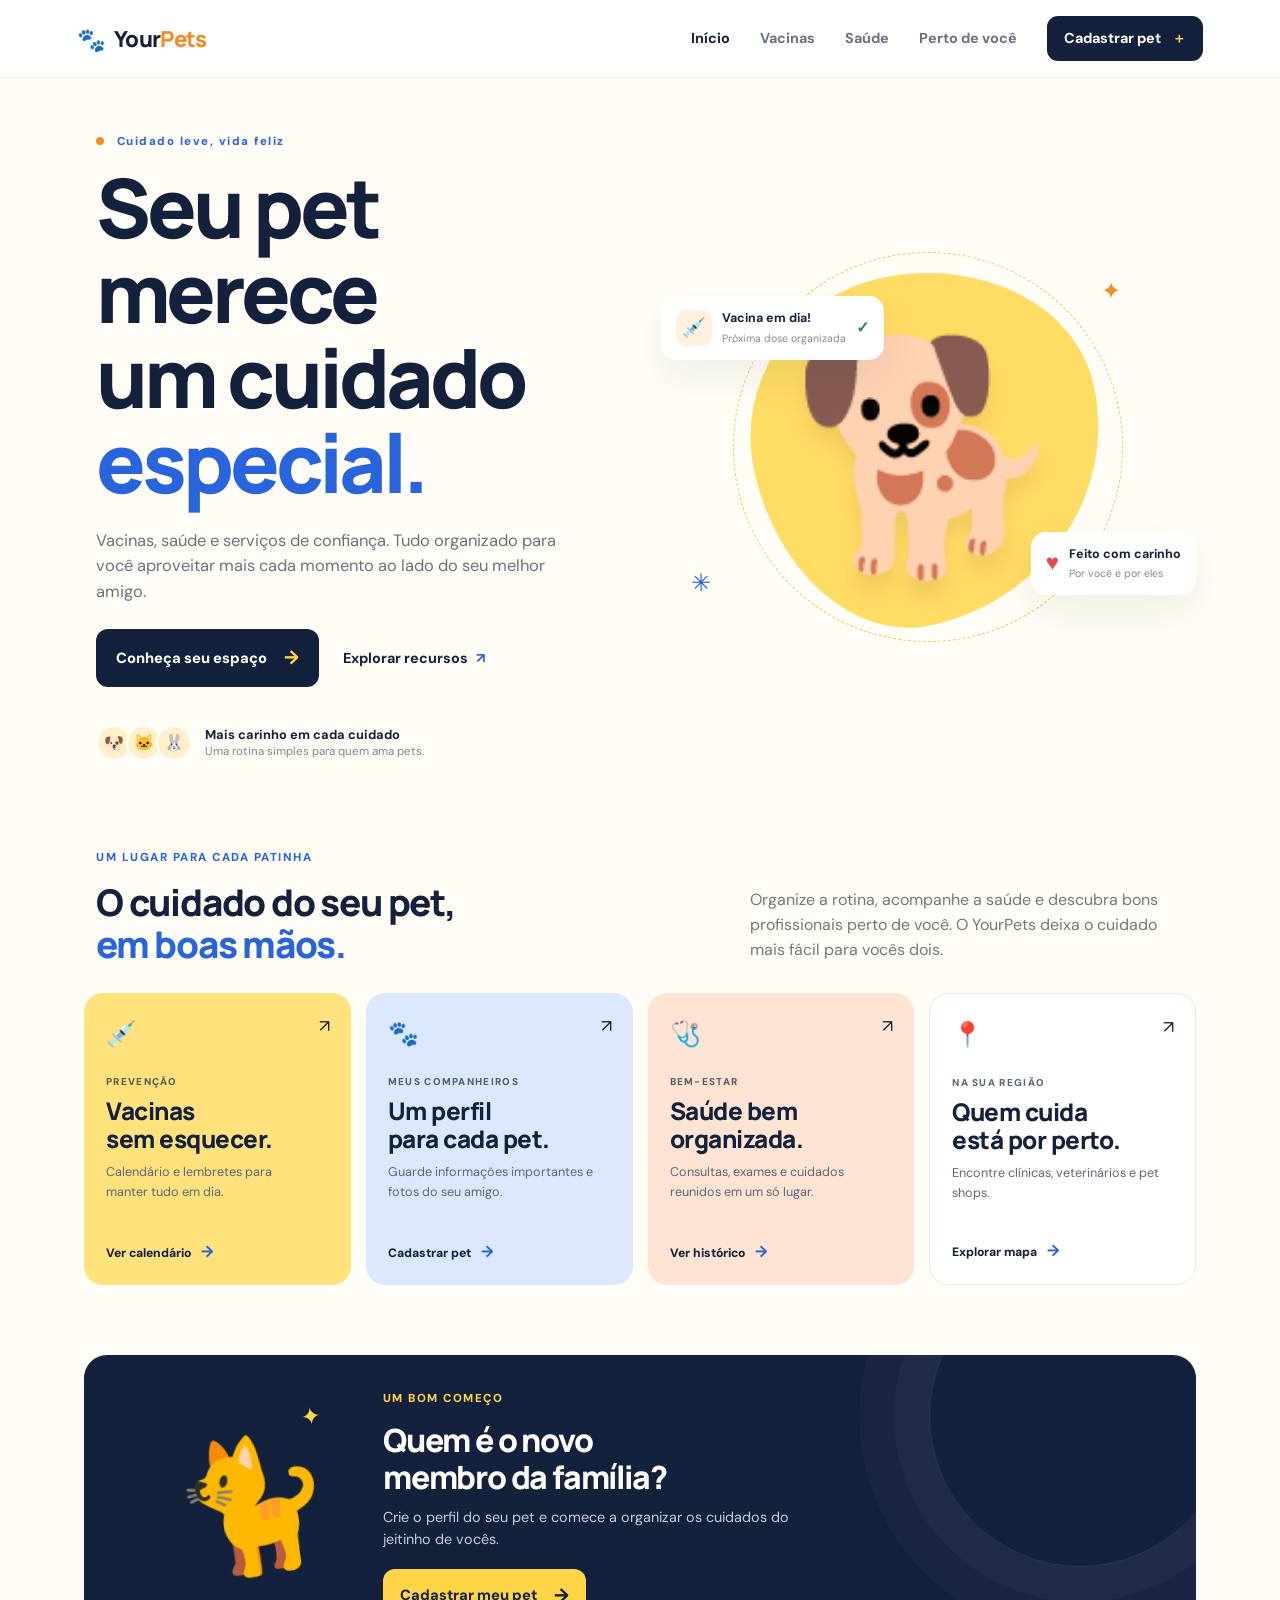
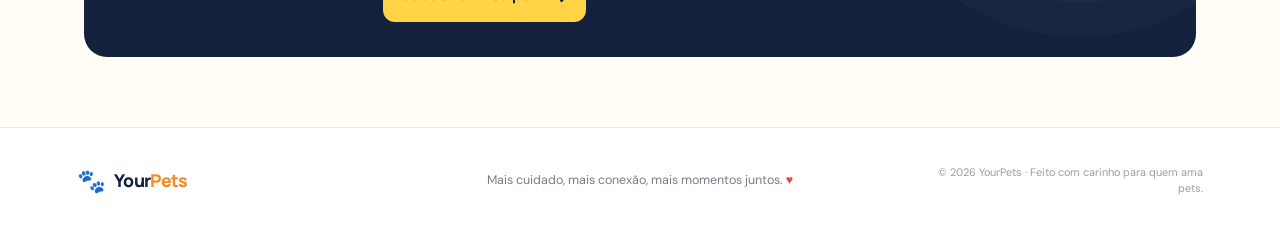
<file: index.html>
<!DOCTYPE html>
<html lang="pt-BR">
<head>
  <meta charset="UTF-8"><meta name="viewport" content="width=device-width, initial-scale=1.0">
  <meta name="theme-color" content="#14213d"><title>YourPets | Cuidado que conecta</title>
  <link rel="stylesheet" href="style.css">
</head>
<body>
  <header class="site-header"><a class="brand" href="home.html"><span class="brand-mark">🐾</span>Your<span>Pets</span></a><button class="menu-toggle" aria-label="Abrir menu" aria-expanded="false">☰</button><nav class="nav"><a class="active" href="home.html">Início</a><a href="vacinas.html">Vacinas</a><a href="saude.html">Saúde</a><a href="encontrar.html">Perto de você</a><a class="nav-cta" href="cadastro.html">Cadastrar pet <span>＋</span></a></nav></header>
  <main>
    <section class="hero">
      <div class="hero-copy"><div class="eyebrow"><span class="eyebrow-dot"></span> Cuidado leve, vida feliz</div><h1>Seu pet merece<br>um cuidado <em>especial.</em></h1><p>Vacinas, saúde e serviços de confiança. Tudo organizado para você aproveitar mais cada momento ao lado do seu melhor amigo.</p><div class="hero-actions"><a class="button button-dark" href="cadastro.html">Conheça seu espaço <span>→</span></a><a class="text-link" href="saude.html">Explorar recursos <span>↗</span></a></div><div class="hero-proof"><div class="avatar-stack"><span>🐶</span><span>🐱</span><span>🐰</span></div><p><strong>Mais carinho em cada cuidado</strong><br>Uma rotina simples para quem ama pets.</p></div></div>
      <div class="hero-art"><div class="sun-shape"></div><div class="hero-blob"></div><div class="pet-photo" aria-label="Ilustração de cachorro feliz">🐕</div><div class="floating-card vaccine-float"><span class="float-icon orange">💉</span><span><strong>Vacina em dia!</strong><small>Próxima dose organizada</small></span><span class="check">✓</span></div><div class="floating-card love-float"><span class="heart">♥</span><span><strong>Feito com carinho</strong><small>Por você e por eles</small></span></div><span class="spark spark-one">✦</span><span class="spark spark-two">✳</span></div>
    </section>
    <section class="welcome-row"><div><p class="eyebrow">UM LUGAR PARA CADA PATINHA</p><h2>O cuidado do seu pet,<br><span>em boas mãos.</span></h2></div><p class="welcome-text">Organize a rotina, acompanhe a saúde e descubra bons profissionais perto de você. O YourPets deixa o cuidado mais fácil para vocês dois.</p></section>
    <section class="feature-grid">
      <a class="feature-card card-yellow" href="vacinas.html"><span class="feature-icon">💉</span><span class="feature-arrow">↗</span><p class="card-kicker">PREVENÇÃO</p><h3>Vacinas<br>sem esquecer.</h3><p>Calendário e lembretes para manter tudo em dia.</p><span class="card-link">Ver calendário <b>→</b></span></a>
      <a class="feature-card card-blue" href="cadastro.html"><span class="feature-icon">🐾</span><span class="feature-arrow">↗</span><p class="card-kicker">MEUS COMPANHEIROS</p><h3>Um perfil<br>para cada pet.</h3><p>Guarde informações importantes e fotos do seu amigo.</p><span class="card-link">Cadastrar pet <b>→</b></span></a>
      <a class="feature-card card-peach" href="saude.html"><span class="feature-icon">🩺</span><span class="feature-arrow">↗</span><p class="card-kicker">BEM-ESTAR</p><h3>Saúde bem<br>organizada.</h3><p>Consultas, exames e cuidados reunidos em um só lugar.</p><span class="card-link">Ver histórico <b>→</b></span></a>
      <a class="feature-card card-white" href="encontrar.html"><span class="feature-icon">📍</span><span class="feature-arrow">↗</span><p class="card-kicker">NA SUA REGIÃO</p><h3>Quem cuida<br>está por perto.</h3><p>Encontre clínicas, veterinários e pet shops.</p><span class="card-link">Explorar mapa <b>→</b></span></a>
    </section>
    <section class="home-bottom"><div class="bottom-illustration">🐈<span>✦</span></div><div><p class="eyebrow">UM BOM COMEÇO</p><h2>Quem é o novo<br>membro da família?</h2><p>Crie o perfil do seu pet e comece a organizar os cuidados do jeitinho de vocês.</p><a class="button button-light" href="cadastro.html">Cadastrar meu pet <span>→</span></a></div></section>
  </main>
  <footer class="site-footer"><a class="brand brand-footer" href="home.html"><span class="brand-mark">🐾</span>Your<span>Pets</span></a><p>Mais cuidado, mais conexão, mais momentos juntos. <span>♥</span></p><small>© 2026 YourPets · Feito com carinho para quem ama pets.</small></footer>
  <script src="app.js"></script>
</body></html>
</file>
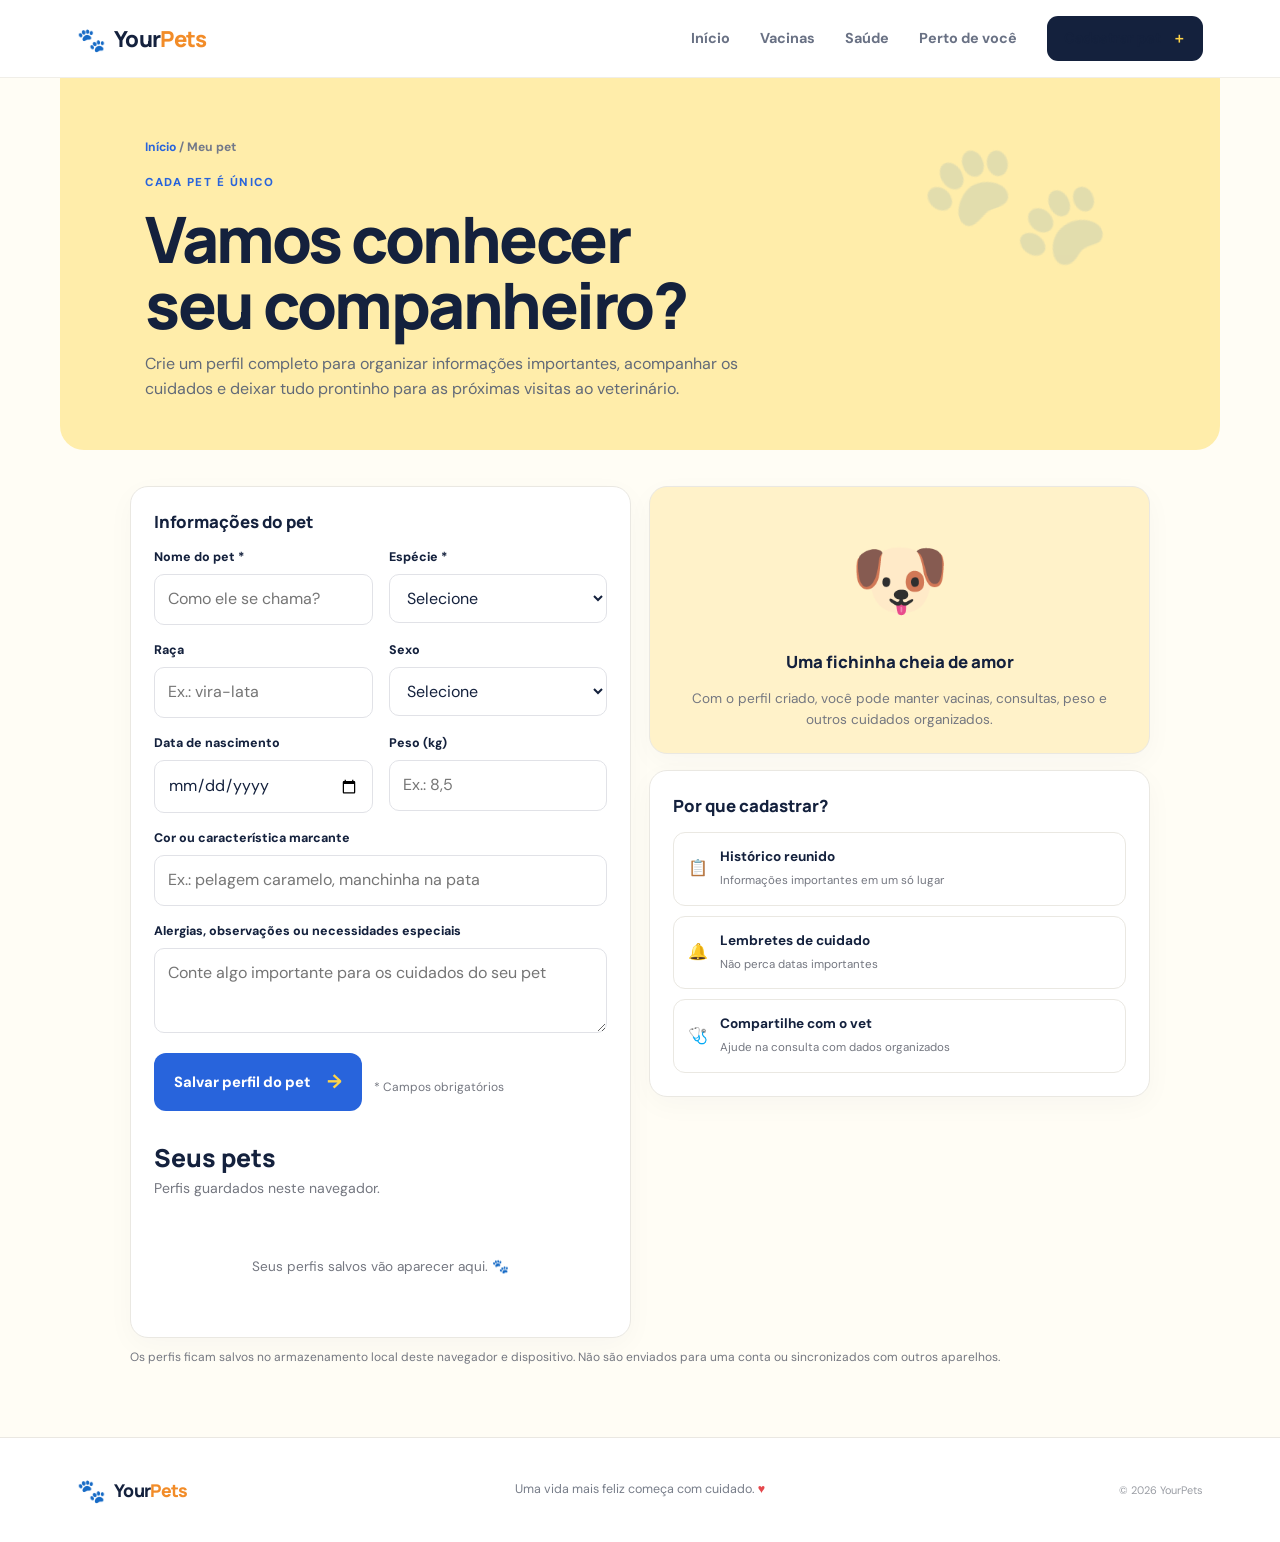
<file: cadastro.html>
<!DOCTYPE html>
<html lang="pt-BR">
<head><meta charset="UTF-8"><meta name="viewport" content="width=device-width,initial-scale=1"><title>Cadastrar pet | YourPets</title><link rel="stylesheet" href="style.css"></head>
<body>
<header class="site-header"><a class="brand" href="home.html"><span class="brand-mark">🐾</span>Your<span>Pets</span></a><button class="menu-toggle" aria-label="Abrir menu" aria-expanded="false">☰</button><nav class="nav"><a href="home.html">Início</a><a href="vacinas.html">Vacinas</a><a href="saude.html">Saúde</a><a href="encontrar.html">Perto de você</a><a class="nav-cta active" href="cadastro.html">Cadastrar pet <span>＋</span></a></nav></header>
<main>
  <section class="page-hero"><p class="crumb"><a href="home.html">Início</a> / Meu pet</p><p class="eyebrow">CADA PET É ÚNICO</p><h1>Vamos conhecer<br>seu companheiro?</h1><p>Crie um perfil completo para organizar informações importantes, acompanhar os cuidados e deixar tudo prontinho para as próximas visitas ao veterinário.</p></section>
  <div class="content-wrap"><div class="two-col">
    <section class="panel"><h3>Informações do pet</h3>
      <form id="pet-form"><div class="form-grid">
        <div class="field"><label for="pet-name">Nome do pet *</label><input id="pet-name" name="pet-name" required placeholder="Como ele se chama?"></div>
        <div class="field"><label for="pet-kind">Espécie *</label><select id="pet-kind" name="pet-kind" required><option value="">Selecione</option><option>Cachorro</option><option>Gato</option><option>Coelho</option><option>Outro</option></select></div>
        <div class="field"><label for="breed">Raça</label><input id="breed" placeholder="Ex.: vira-lata"></div>
        <div class="field"><label for="pet-sex">Sexo</label><select id="pet-sex"><option>Selecione</option><option>Fêmea</option><option>Macho</option><option>Não sei</option></select></div>
        <div class="field"><label for="birth">Data de nascimento</label><input id="birth" type="date"></div>
        <div class="field"><label for="weight">Peso (kg)</label><input id="weight" type="number" min="0" step="0.1" placeholder="Ex.: 8,5"></div>
        <div class="field full"><label for="color">Cor ou característica marcante</label><input id="color" placeholder="Ex.: pelagem caramelo, manchinha na pata"></div>
        <div class="field full"><label for="notes">Alergias, observações ou necessidades especiais</label><textarea id="notes" placeholder="Conte algo importante para os cuidados do seu pet"></textarea></div>
      </div><div class="form-actions"><button class="button button-blue" type="submit">Salvar perfil do pet <span>→</span></button><span class="notice">* Campos obrigatórios</span></div></form>
      <div class="content-heading" style="margin-top:30px"><div><h2>Seus pets</h2><p>Perfis guardados neste navegador.</p></div></div><div class="table-list" id="saved-pets"></div><p id="pets-empty" class="empty-state">Seus perfis salvos vão aparecer aqui. 🐾</p>
    </section>
    <aside><div class="panel" style="text-align:center;background:#fff2c9"><div style="font-size:5rem;margin:8px">🐶</div><h3>Uma fichinha cheia de amor</h3><p class="notice" style="font-size:.85rem">Com o perfil criado, você pode manter vacinas, consultas, peso e outros cuidados organizados.</p></div><div class="panel" style="margin-top:16px"><h3>Por que cadastrar?</h3><div class="table-list"><div class="list-row"><div class="list-main"><span>📋</span><span><strong>Histórico reunido</strong><small>Informações importantes em um só lugar</small></span></div></div><div class="list-row"><div class="list-main"><span>🔔</span><span><strong>Lembretes de cuidado</strong><small>Não perca datas importantes</small></span></div></div><div class="list-row"><div class="list-main"><span>🩺</span><span><strong>Compartilhe com o vet</strong><small>Ajude na consulta com dados organizados</small></span></div></div></div></div></aside>
  </div><p class="notice">Os perfis ficam salvos no armazenamento local deste navegador e dispositivo. Não são enviados para uma conta ou sincronizados com outros aparelhos.</p></div>
</main>
<footer class="site-footer"><a class="brand brand-footer" href="home.html"><span class="brand-mark">🐾</span>Your<span>Pets</span></a><p>Uma vida mais feliz começa com cuidado. <span>♥</span></p><small>© 2026 YourPets</small></footer><script src="app.js"></script>
</body></html>
</file>
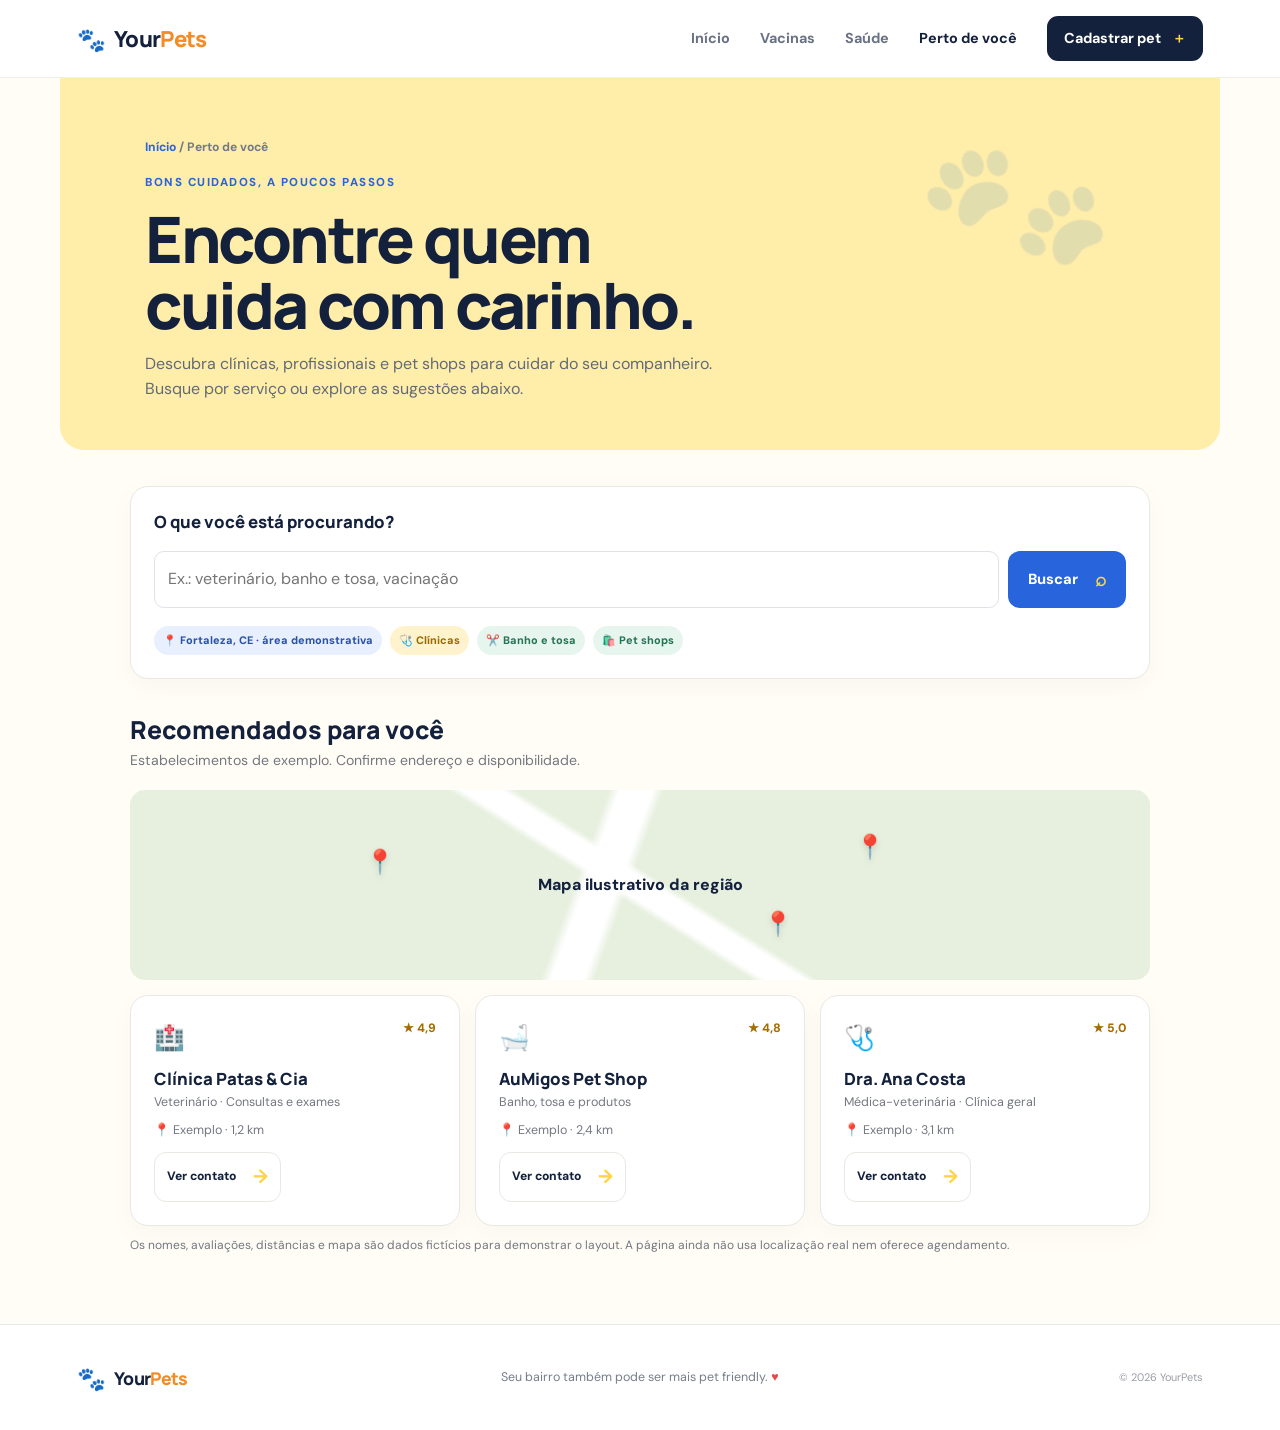
<file: encontrar.html>
<!DOCTYPE html><html lang="pt-BR"><head><meta charset="UTF-8"><meta name="viewport" content="width=device-width,initial-scale=1"><title>Serviços perto de você | YourPets</title><link rel="stylesheet" href="style.css"></head><body>
<header class="site-header"><a class="brand" href="home.html"><span class="brand-mark">🐾</span>Your<span>Pets</span></a><button class="menu-toggle" aria-label="Abrir menu" aria-expanded="false">☰</button><nav class="nav"><a href="home.html">Início</a><a href="vacinas.html">Vacinas</a><a href="saude.html">Saúde</a><a class="active" href="encontrar.html">Perto de você</a><a class="nav-cta" href="cadastro.html">Cadastrar pet <span>＋</span></a></nav></header>
<main><section class="page-hero"><p class="crumb"><a href="home.html">Início</a> / Perto de você</p><p class="eyebrow">BONS CUIDADOS, A POUCOS PASSOS</p><h1>Encontre quem<br>cuida com carinho.</h1><p>Descubra clínicas, profissionais e pet shops para cuidar do seu companheiro. Busque por serviço ou explore as sugestões abaixo.</p></section>
<div class="content-wrap"><section class="panel"><h3>O que você está procurando?</h3><form class="search-box" id="searchForm"><input id="serviceSearch" type="search" placeholder="Ex.: veterinário, banho e tosa, vacinação"><button class="button button-blue" type="submit">Buscar <span>⌕</span></button></form><div style="display:flex;gap:8px;flex-wrap:wrap"><span class="badge blue">📍 Fortaleza, CE · área demonstrativa</span><span class="badge yellow">🩺 Clínicas</span><span class="badge">✂️ Banho e tosa</span><span class="badge">🛍️ Pet shops</span></div></section>
<div class="content-heading"><div><h2>Recomendados para você</h2><p>Estabelecimentos de exemplo. Confirme endereço e disponibilidade.</p></div></div><div class="map-placeholder"><span>Mapa ilustrativo da região</span><span class="map-pin pin1">📍</span><span class="map-pin pin2">📍</span><span class="map-pin pin3">📍</span></div><div class="three-col" id="serviceCards"><article class="panel service-card" data-service="clínica veterinário consulta"><div class="service-top"><span class="service-emoji">🏥</span><span class="rating">★ 4,9</span></div><h3>Clínica Patas & Cia</h3><p>Veterinário · Consultas e exames</p><p style="margin:8px 0 12px">📍 Exemplo · 1,2 km</p><button class="button button-outline" data-contact>Ver contato <span>→</span></button></article><article class="panel service-card" data-service="pet shop banho tosa loja"><div class="service-top"><span class="service-emoji">🛁</span><span class="rating">★ 4,8</span></div><h3>AuMigos Pet Shop</h3><p>Banho, tosa e produtos</p><p style="margin:8px 0 12px">📍 Exemplo · 2,4 km</p><button class="button button-outline" data-contact>Ver contato <span>→</span></button></article><article class="panel service-card" data-service="veterinário vacina atendimento"><div class="service-top"><span class="service-emoji">🩺</span><span class="rating">★ 5,0</span></div><h3>Dra. Ana Costa</h3><p>Médica-veterinária · Clínica geral</p><p style="margin:8px 0 12px">📍 Exemplo · 3,1 km</p><button class="button button-outline" data-contact>Ver contato <span>→</span></button></article></div><div id="noResults" class="panel empty-state" hidden>Nenhum resultado nesta demonstração. Tente buscar por “clínica”, “veterinário” ou “pet shop”.</div><p class="notice">Os nomes, avaliações, distâncias e mapa são dados fictícios para demonstrar o layout. A página ainda não usa localização real nem oferece agendamento.</p></div></main>
<footer class="site-footer"><a class="brand brand-footer" href="home.html"><span class="brand-mark">🐾</span>Your<span>Pets</span></a><p>Seu bairro também pode ser mais pet friendly. <span>♥</span></p><small>© 2026 YourPets</small></footer><script src="app.js"></script><script>const searchForm=document.querySelector('#searchForm');searchForm.addEventListener('submit',event=>{event.preventDefault();const q=document.querySelector('#serviceSearch').value.trim().toLowerCase();let visible=0;document.querySelectorAll('.service-card').forEach(card=>{const show=!q||card.dataset.service.includes(q)||card.textContent.toLowerCase().includes(q);card.hidden=!show;if(show)visible++});document.querySelector('#noResults').hidden=visible>0});</script></body></html>
</file>
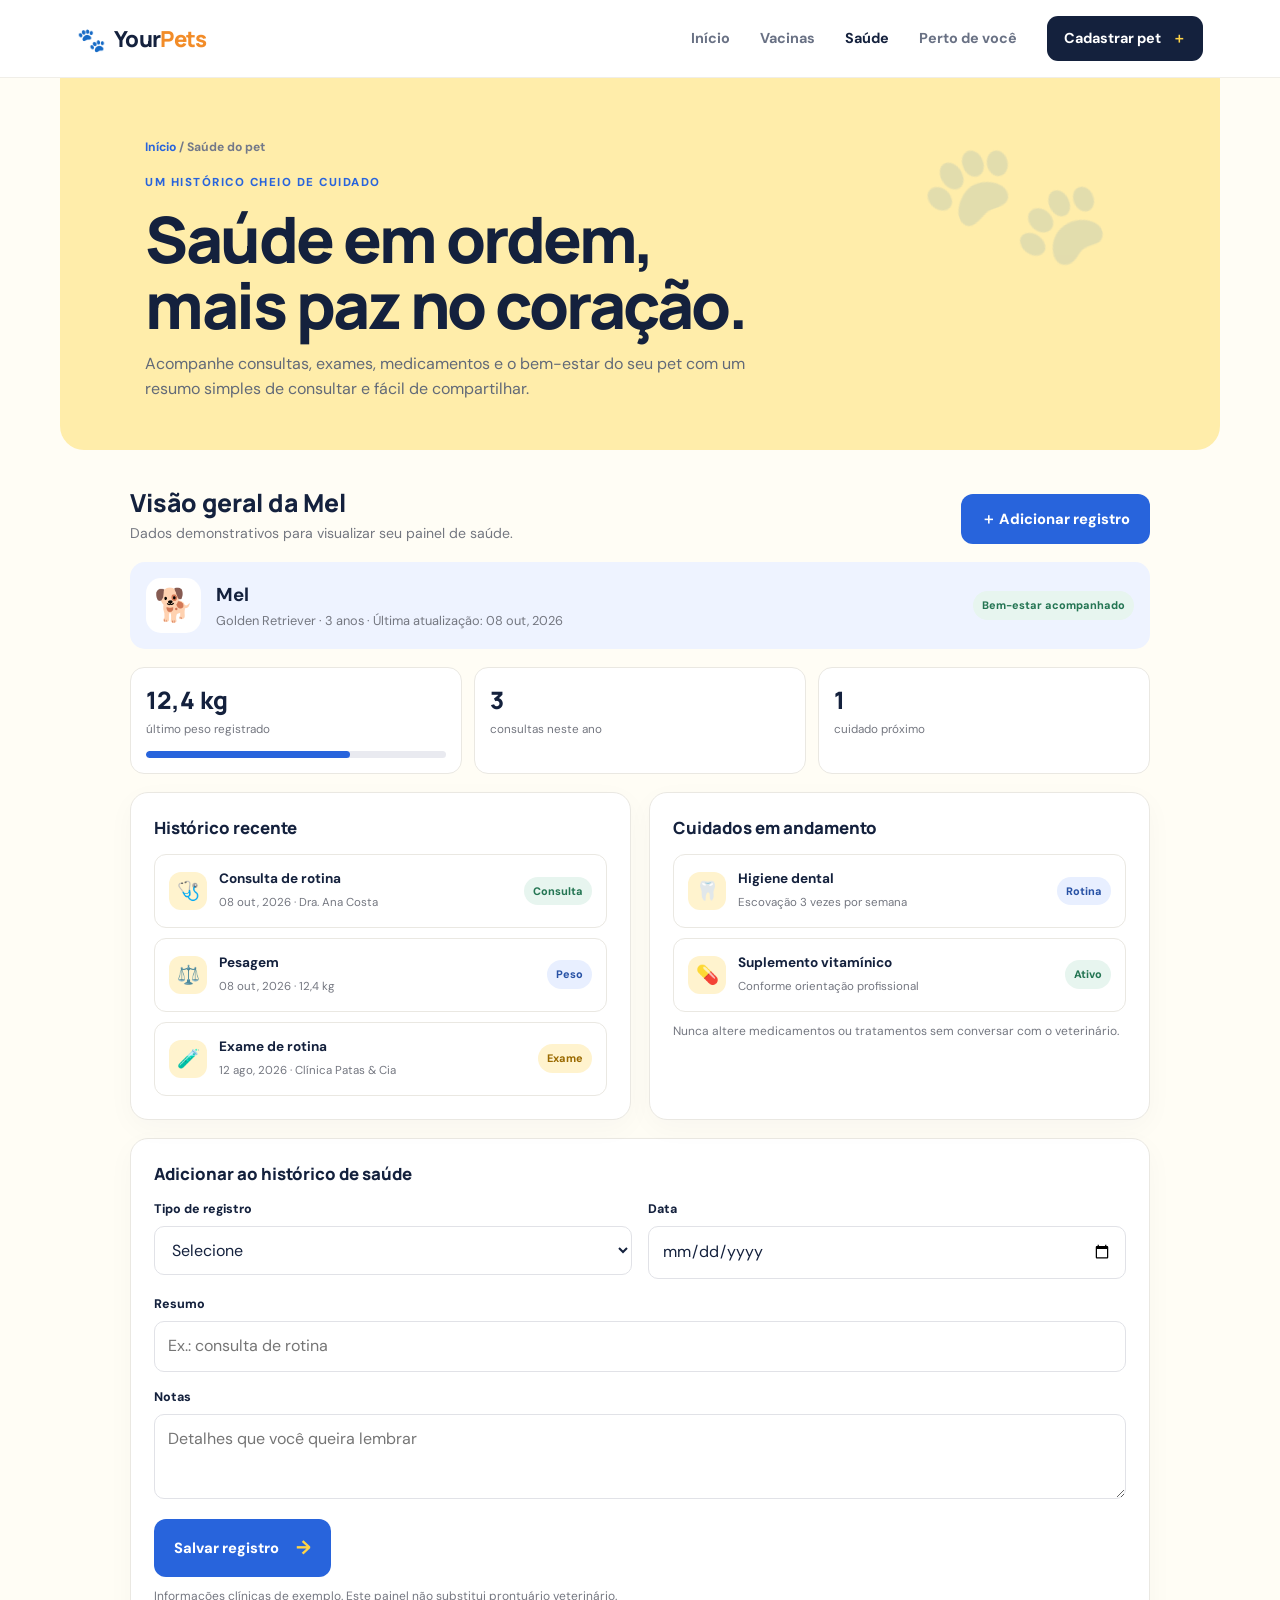
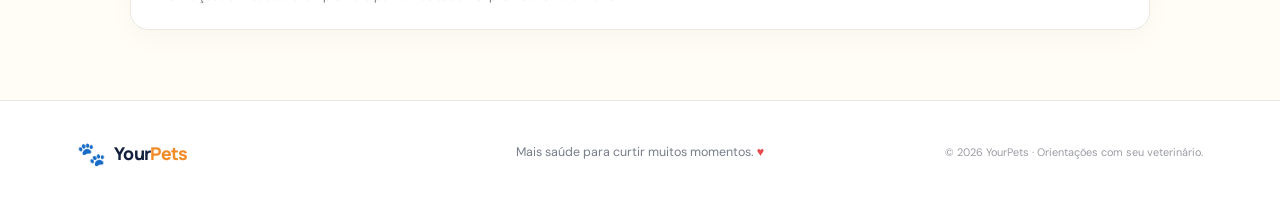
<file: saude.html>
<!DOCTYPE html><html lang="pt-BR"><head><meta charset="UTF-8"><meta name="viewport" content="width=device-width,initial-scale=1"><title>Saúde do pet | YourPets</title><link rel="stylesheet" href="style.css"></head><body>
<header class="site-header"><a class="brand" href="home.html"><span class="brand-mark">🐾</span>Your<span>Pets</span></a><button class="menu-toggle" aria-label="Abrir menu" aria-expanded="false">☰</button><nav class="nav"><a href="home.html">Início</a><a href="vacinas.html">Vacinas</a><a class="active" href="saude.html">Saúde</a><a href="encontrar.html">Perto de você</a><a class="nav-cta" href="cadastro.html">Cadastrar pet <span>＋</span></a></nav></header>
<main><section class="page-hero"><p class="crumb"><a href="home.html">Início</a> / Saúde do pet</p><p class="eyebrow">UM HISTÓRICO CHEIO DE CUIDADO</p><h1>Saúde em ordem,<br>mais paz no coração.</h1><p>Acompanhe consultas, exames, medicamentos e o bem-estar do seu pet com um resumo simples de consultar e fácil de compartilhar.</p></section>
<div class="content-wrap"><div class="content-heading"><div><h2>Visão geral da Mel</h2><p>Dados demonstrativos para visualizar seu painel de saúde.</p></div><a href="#novo-registro" class="button button-blue">＋ Adicionar registro</a></div><div class="pet-summary"><div class="pet-avatar">🐕</div><div><h3>Mel</h3><p>Golden Retriever · 3 anos · Última atualização: 08 out, 2026</p></div><span class="badge" style="margin-left:auto">Bem-estar acompanhado</span></div>
<div class="stat-row"><div class="stat"><strong>12,4 kg</strong><span>último peso registrado</span><div class="progress"><span style="width:68%"></span></div></div><div class="stat"><strong>3</strong><span>consultas neste ano</span></div><div class="stat"><strong>1</strong><span>cuidado próximo</span></div></div>
<div class="two-col"><section class="panel"><h3>Histórico recente</h3><div class="table-list"><div class="list-row"><div class="list-main"><span class="list-icon">🩺</span><span><strong>Consulta de rotina</strong><small>08 out, 2026 · Dra. Ana Costa</small></span></div><span class="badge">Consulta</span></div><div class="list-row"><div class="list-main"><span class="list-icon">⚖️</span><span><strong>Pesagem</strong><small>08 out, 2026 · 12,4 kg</small></span></div><span class="badge blue">Peso</span></div><div class="list-row"><div class="list-main"><span class="list-icon">🧪</span><span><strong>Exame de rotina</strong><small>12 ago, 2026 · Clínica Patas & Cia</small></span></div><span class="badge yellow">Exame</span></div></div></section><section class="panel"><h3>Cuidados em andamento</h3><div class="list-row"><div class="list-main"><span class="list-icon">🦷</span><span><strong>Higiene dental</strong><small>Escovação 3 vezes por semana</small></span></div><span class="badge blue">Rotina</span></div><div class="list-row" style="margin-top:10px"><div class="list-main"><span class="list-icon">💊</span><span><strong>Suplemento vitamínico</strong><small>Conforme orientação profissional</small></span></div><span class="badge">Ativo</span></div><p class="notice">Nunca altere medicamentos ou tratamentos sem conversar com o veterinário.</p></section></div>
<section class="panel" id="novo-registro" style="margin-top:18px"><h3>Adicionar ao histórico de saúde</h3><form data-demo-form data-success="Registro de saúde adicionado ao histórico demonstrativo."><div class="form-grid"><div class="field"><label for="record-type">Tipo de registro</label><select id="record-type" required><option value="">Selecione</option><option>Consulta</option><option>Exame</option><option>Medicamento</option><option>Peso</option><option>Observação</option></select></div><div class="field"><label for="record-date">Data</label><input id="record-date" type="date" required></div><div class="field full"><label for="record-title">Resumo</label><input id="record-title" required placeholder="Ex.: consulta de rotina"></div><div class="field full"><label for="record-notes">Notas</label><textarea id="record-notes" placeholder="Detalhes que você queira lembrar"></textarea></div></div><div class="form-actions"><button type="submit" class="button button-blue">Salvar registro <span>→</span></button></div></form><p class="notice">Informações clínicas de exemplo. Este painel não substitui prontuário veterinário.</p></section></div></main>
<footer class="site-footer"><a class="brand brand-footer" href="home.html"><span class="brand-mark">🐾</span>Your<span>Pets</span></a><p>Mais saúde para curtir muitos momentos. <span>♥</span></p><small>© 2026 YourPets · Orientações com seu veterinário.</small></footer><script src="app.js"></script></body></html>
</file>
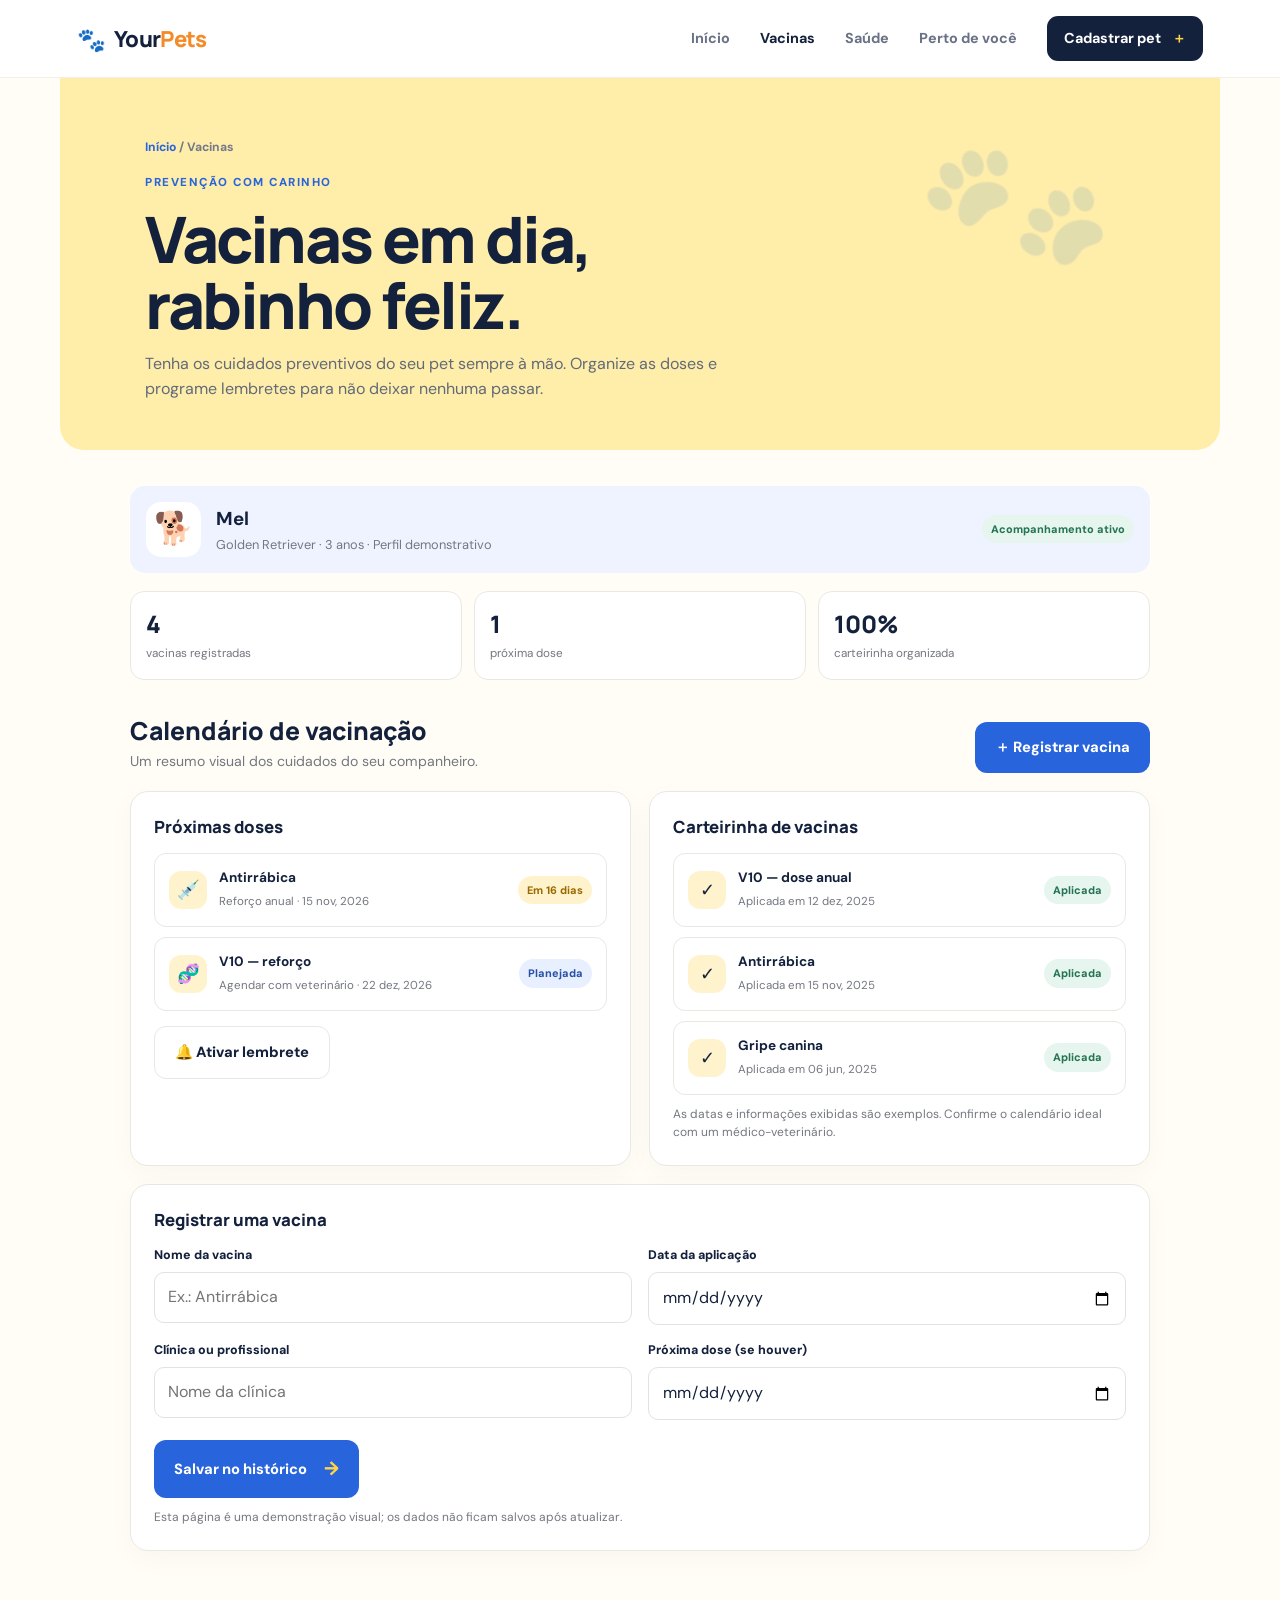
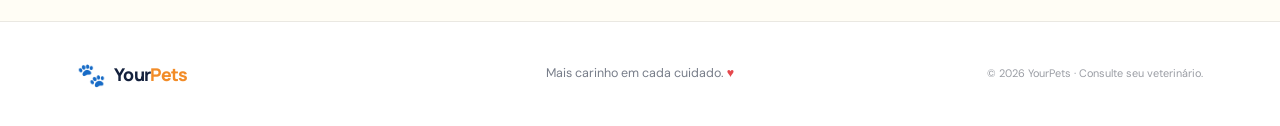
<file: vacinas.html>
<!DOCTYPE html><html lang="pt-BR"><head><meta charset="UTF-8"><meta name="viewport" content="width=device-width,initial-scale=1"><title>Vacinas | YourPets</title><link rel="stylesheet" href="style.css"></head><body>
<header class="site-header"><a class="brand" href="home.html"><span class="brand-mark">🐾</span>Your<span>Pets</span></a><button class="menu-toggle" aria-label="Abrir menu" aria-expanded="false">☰</button><nav class="nav"><a href="home.html">Início</a><a class="active" href="vacinas.html">Vacinas</a><a href="saude.html">Saúde</a><a href="encontrar.html">Perto de você</a><a class="nav-cta" href="cadastro.html">Cadastrar pet <span>＋</span></a></nav></header>
<main><section class="page-hero"><p class="crumb"><a href="home.html">Início</a> / Vacinas</p><p class="eyebrow">PREVENÇÃO COM CARINHO</p><h1>Vacinas em dia,<br>rabinho feliz.</h1><p>Tenha os cuidados preventivos do seu pet sempre à mão. Organize as doses e programe lembretes para não deixar nenhuma passar.</p></section>
<div class="content-wrap"><div class="pet-summary"><div class="pet-avatar">🐕</div><div><h3>Mel</h3><p>Golden Retriever · 3 anos · Perfil demonstrativo</p></div><span class="badge" style="margin-left:auto">Acompanhamento ativo</span></div>
<div class="stat-row"><div class="stat"><strong>4</strong><span>vacinas registradas</span></div><div class="stat"><strong>1</strong><span>próxima dose</span></div><div class="stat"><strong>100%</strong><span>carteirinha organizada</span></div></div>
<div class="content-heading"><div><h2>Calendário de vacinação</h2><p>Um resumo visual dos cuidados do seu companheiro.</p></div><a href="#adicionar" class="button button-blue">＋ Registrar vacina</a></div>
<div class="two-col"><section class="panel"><h3>Próximas doses</h3><div class="table-list"><div class="list-row"><div class="list-main"><span class="list-icon">💉</span><span><strong>Antirrábica</strong><small>Reforço anual · 15 nov, 2026</small></span></div><span class="badge yellow">Em 16 dias</span></div><div class="list-row"><div class="list-main"><span class="list-icon">🧬</span><span><strong>V10 — reforço</strong><small>Agendar com veterinário · 22 dez, 2026</small></span></div><span class="badge blue">Planejada</span></div></div><button class="button button-outline" data-reminder style="margin-top:15px">🔔 Ativar lembrete</button></section>
<section class="panel"><h3>Carteirinha de vacinas</h3><div class="table-list"><div class="list-row"><div class="list-main"><span class="list-icon">✓</span><span><strong>V10 — dose anual</strong><small>Aplicada em 12 dez, 2025</small></span></div><span class="badge">Aplicada</span></div><div class="list-row"><div class="list-main"><span class="list-icon">✓</span><span><strong>Antirrábica</strong><small>Aplicada em 15 nov, 2025</small></span></div><span class="badge">Aplicada</span></div><div class="list-row"><div class="list-main"><span class="list-icon">✓</span><span><strong>Gripe canina</strong><small>Aplicada em 06 jun, 2025</small></span></div><span class="badge">Aplicada</span></div></div><p class="notice">As datas e informações exibidas são exemplos. Confirme o calendário ideal com um médico-veterinário.</p></section></div>
<section class="panel" id="adicionar" style="margin-top:18px"><h3>Registrar uma vacina</h3><form data-demo-form data-success="Vacina registrada! O histórico do pet foi atualizado."><div class="form-grid"><div class="field"><label for="vaccine">Nome da vacina</label><input id="vaccine" required placeholder="Ex.: Antirrábica"></div><div class="field"><label for="vaccine-date">Data da aplicação</label><input id="vaccine-date" type="date" required></div><div class="field"><label for="clinic">Clínica ou profissional</label><input id="clinic" placeholder="Nome da clínica"></div><div class="field"><label for="next-dose">Próxima dose (se houver)</label><input id="next-dose" type="date"></div></div><div class="form-actions"><button class="button button-blue" type="submit">Salvar no histórico <span>→</span></button></div></form><p class="notice">Esta página é uma demonstração visual; os dados não ficam salvos após atualizar.</p></section></div></main>
<footer class="site-footer"><a class="brand brand-footer" href="home.html"><span class="brand-mark">🐾</span>Your<span>Pets</span></a><p>Mais carinho em cada cuidado. <span>♥</span></p><small>© 2026 YourPets · Consulte seu veterinário.</small></footer><script src="app.js"></script></body></html>
</file>
<file: style.css>
@import url('https://fonts.googleapis.com/css2?family=DM+Sans:wght@400;500;600;700;800&family=Manrope:wght@400;500;600;700;800&display=swap');
:root{--navy:#14213d;--blue:#2864dc;--yellow:#ffd447;--orange:#f28c28;--red:#e5484d;--white:#fff;--black:#171717;--cream:#fffdf5;--muted:#747780;--line:#eae8e2;--green:#27866a;--shadow:0 16px 45px #14213d12}
*{box-sizing:border-box} [hidden]{display:none!important} html{scroll-behavior:smooth}body{margin:0;background:var(--cream);color:var(--navy);font-family:'DM Sans',Arial,sans-serif;line-height:1.55}a{color:inherit;text-decoration:none}button,input,select,textarea{font:inherit}.site-header{height:78px;padding:0 max(calc((100vw - 1160px)/2),6%);background:#fff;display:flex;align-items:center;justify-content:space-between;border-bottom:1px solid #f0eee8;position:sticky;top:0;z-index:10}.brand{font:800 1.38rem 'Manrope',sans-serif;display:flex;align-items:center;gap:9px;letter-spacing:-.7px}.brand>span:last-child{color:var(--orange);margin-left:-9px}.brand-mark{color:var(--blue);font-size:1.45rem}.nav{display:flex;align-items:center;gap:30px;font-size:.9rem;font-weight:700}.nav>a:not(.nav-cta){color:#697184;transition:color .2s}.nav>a:hover,.nav>a.active{color:var(--navy)}.nav-cta{background:var(--navy);color:white;padding:11px 17px;border-radius:11px;transition:transform .2s,background .2s}.nav-cta:hover{background:var(--blue);transform:translateY(-2px)}.nav-cta span{margin-left:8px;color:var(--yellow)}.menu-toggle{display:none;border:0;background:none;font-size:1.5rem;color:var(--navy)}main{max-width:1160px;margin:auto;padding:0 24px}.hero{display:grid;grid-template-columns:1.02fr .98fr;gap:20px;align-items:center;min-height:580px;padding:55px 0 40px}.hero-copy{padding:0 0 0 12px}.eyebrow{font-size:.72rem;letter-spacing:1.5px;font-weight:800;color:var(--blue);margin:0 0 14px}.eyebrow-dot{display:inline-block;width:8px;height:8px;background:var(--orange);border-radius:50%;margin-right:8px}.hero h1,.page-hero h1{font:800 clamp(3.5rem,6.4vw,5.6rem)/1.04 'Manrope',sans-serif;letter-spacing:-4px;margin:0;color:var(--navy)}.hero h1 em{font-style:normal;color:var(--blue);position:relative}.hero-copy>p{max-width:470px;color:#6d7280;font-size:1.03rem;margin:22px 0 25px}.hero-actions{display:flex;gap:24px;align-items:center}.button{border:0;border-radius:12px;padding:14px 20px;display:inline-flex;align-items:center;gap:17px;font-size:.92rem;font-weight:800;cursor:pointer;transition:transform .2s,box-shadow .2s,background .2s}.button:hover{transform:translateY(-3px);box-shadow:0 10px 24px #14213d22}.button:active{transform:scale(.97)}.button-dark{background:var(--navy);color:white}.button-dark:hover{background:var(--blue)}.button span{font-size:1.2rem;color:var(--yellow)}.text-link{font-weight:700;font-size:.9rem}.text-link span{color:var(--blue);margin-left:5px}.hero-proof{display:flex;align-items:center;gap:13px;margin-top:38px}.avatar-stack{display:flex}.avatar-stack span{width:36px;height:36px;border:2px solid white;border-radius:50%;display:grid;place-items:center;background:#fff0ca;margin-left:-6px}.avatar-stack span:first-child{margin-left:0}.hero-proof p{font-size:.72rem;color:#828691;line-height:1.4;margin:0}.hero-proof strong{color:var(--navy);font-size:.8rem}.hero-art{height:445px;position:relative;display:grid;place-items:center}.hero-blob{position:absolute;width:350px;height:350px;border-radius:47% 53% 60% 40%/46% 43% 57% 54%;background:#ffdc64;transform:rotate(-12deg);animation:blob 8s ease-in-out infinite}.sun-shape{position:absolute;width:390px;height:390px;border:1px dashed #efb82b;border-radius:50%;opacity:.8}.pet-photo{z-index:1;font-size:14rem;filter:drop-shadow(0 16px 8px #8f5a3220);transform:translateY(10px);animation:float 4s ease-in-out infinite}.floating-card{position:absolute;z-index:2;background:#fff;border-radius:15px;padding:13px 15px;box-shadow:var(--shadow);display:flex;align-items:center;gap:10px;animation:float 4s ease-in-out infinite}.floating-card strong,.floating-card small{display:block}.floating-card strong{font-size:.78rem}.floating-card small{font-size:.66rem;color:#858a95;margin-top:2px}.vaccine-float{top:72px;left:0}.love-float{right:0;bottom:74px;animation-delay:.8s}.float-icon{font-size:1.2rem;width:36px;height:36px;border-radius:11px;display:grid;place-items:center}.float-icon.orange{background:#fff0df}.check{color:var(--green);font-weight:bold}.heart{color:var(--red);font-size:1.4rem}.spark{position:absolute;color:var(--orange);font-size:1.5rem}.spark-one{top:48px;right:75px}.spark-two{bottom:68px;left:30px;color:var(--blue)}.welcome-row{display:flex;justify-content:space-between;align-items:end;padding:48px 12px 28px}.welcome-row h2,.home-bottom h2{font:800 2.3rem/1.15 'Manrope',sans-serif;letter-spacing:-1.2px;margin:0}.welcome-row h2 span{color:var(--blue)}.welcome-text{max-width:430px;color:var(--muted);margin:0 4px 3px 25px}.feature-grid{display:grid;grid-template-columns:repeat(4,1fr);gap:15px}.feature-card{min-height:292px;border-radius:19px;padding:22px;position:relative;overflow:hidden;transition:transform .25s,box-shadow .25s}.feature-card:hover{transform:translateY(-6px);box-shadow:var(--shadow)}.card-yellow{background:#ffe27c}.card-blue{background:#dce8ff}.card-peach{background:#ffe4d3}.card-white{background:white;border:1px solid var(--line)}.feature-icon{font-size:1.55rem}.feature-arrow{position:absolute;right:21px;top:20px;font-size:1.1rem;transition:transform .2s}.feature-card:hover .feature-arrow{transform:translate(3px,-3px)}.card-kicker{font-size:.62rem;letter-spacing:1.3px;font-weight:800;margin:20px 0 8px;opacity:.7}.feature-card h3{font:800 1.52rem/1.15 'Manrope',sans-serif;letter-spacing:-.5px;margin:0 0 9px}.feature-card>p:not(.card-kicker){font-size:.79rem;color:#60677a;margin:0;max-width:210px}.card-link{position:absolute;bottom:21px;font-size:.76rem;font-weight:800}.card-link b{font-size:1rem;margin-left:7px;color:var(--blue)}.home-bottom{background:var(--navy);color:white;border-radius:23px;margin:70px 0;min-height:250px;padding:35px 8%;display:flex;align-items:center;gap:50px;overflow:hidden;position:relative}.home-bottom:after{content:'';position:absolute;width:300px;height:300px;border:1px solid #ffffff18;border-radius:50%;right:-35px;top:-90px;box-shadow:0 0 0 35px #ffffff08,0 0 0 70px #ffffff05}.bottom-illustration{font-size:8rem;position:relative;z-index:1;transform:rotate(-8deg)}.bottom-illustration span{font-size:1.5rem;color:var(--yellow);position:absolute;right:0;top:0}.home-bottom .eyebrow{color:var(--yellow)}.home-bottom h2{font-size:2rem}.home-bottom>div:last-child>p:not(.eyebrow){color:#c7ccda;max-width:440px;font-size:.9rem;margin:10px 0 18px}.button-light{background:var(--yellow);color:var(--navy);padding:12px 17px}.button-light span{color:var(--navy)}.site-footer{background:#fff;border-top:1px solid var(--line);padding:30px max(calc((100vw - 1160px)/2),6%);display:grid;grid-template-columns:1fr 2fr 1fr;align-items:center;gap:15px}.brand-footer{font-size:1.1rem}.site-footer p{font-size:.78rem;color:#777d89;text-align:center}.site-footer p span{color:var(--red)}.site-footer small{text-align:right;color:#9a9da4;font-size:.68rem}
/* Páginas internas */
.page-hero{background:#ffedaa;border-radius:0 0 24px 24px;padding:48px max(calc((100vw - 1110px)/2),7%);margin:0 -24px 36px;position:relative;overflow:hidden}.page-hero:after{content:'🐾';position:absolute;right:10%;top:15px;font-size:9rem;opacity:.12;transform:rotate(-20deg)}.page-hero h1{font-size:clamp(2.5rem,5vw,4rem);letter-spacing:-2.5px}.page-hero>p:last-child{color:#626a78;max-width:620px;margin:13px 0 0}.crumb{font-size:.76rem;font-weight:700;color:#737989;margin-bottom:17px}.crumb a{color:var(--blue)}.content-wrap{max-width:1020px;margin:0 auto 70px}.content-heading{display:flex;justify-content:space-between;align-items:end;margin:34px 0 18px}.content-heading h2{font:800 1.55rem 'Manrope',sans-serif;margin:0}.content-heading p{color:var(--muted);margin:4px 0 0;font-size:.88rem}.panel{background:#fff;border:1px solid var(--line);border-radius:18px;padding:23px;box-shadow:0 8px 28px #14213d08}.panel h3{font:800 1.05rem 'Manrope',sans-serif;margin:0 0 15px}.two-col{display:grid;grid-template-columns:1fr 1fr;gap:18px}.three-col{display:grid;grid-template-columns:repeat(3,1fr);gap:15px}.form-grid{display:grid;grid-template-columns:1fr 1fr;gap:16px}.field{display:flex;flex-direction:column;gap:7px}.field.full{grid-column:1/-1}.field label{font-size:.78rem;font-weight:800}.field input,.field select,.field textarea,.search-box input{padding:12px 13px;border:1px solid #e1e2e7;border-radius:10px;background:#fff;color:var(--navy);outline:none}.field input:focus,.field select:focus,.field textarea:focus,.search-box input:focus{border-color:var(--blue);box-shadow:0 0 0 3px #2864dc18}.field textarea{resize:vertical;min-height:85px}.form-actions{display:flex;align-items:center;gap:12px;margin-top:20px}.button-blue{background:var(--blue);color:white}.button-blue:hover{background:var(--navy)}.button-outline{background:white;color:var(--navy);border:1px solid var(--line)}.notice{font-size:.75rem;color:var(--muted);margin:10px 0 0}.pet-summary{display:flex;align-items:center;gap:15px;background:#eef3ff;border-radius:15px;padding:16px;margin-bottom:18px}.pet-avatar{width:55px;height:55px;background:white;border-radius:15px;display:grid;place-items:center;font-size:2rem}.pet-summary h3{margin:0}.pet-summary p{font-size:.8rem;color:var(--muted);margin:2px 0 0}.stat-row{display:grid;grid-template-columns:repeat(3,1fr);gap:12px;margin-bottom:18px}.stat{padding:15px;border-radius:14px;background:#fff;border:1px solid var(--line)}.stat strong{display:block;font:800 1.5rem 'Manrope',sans-serif}.stat span{font-size:.73rem;color:var(--muted)}.table-list{display:grid;gap:10px}.list-row{display:flex;justify-content:space-between;gap:15px;align-items:center;padding:13px 14px;border:1px solid var(--line);border-radius:12px;background:white}.list-main{display:flex;gap:12px;align-items:center}.list-icon{width:38px;height:38px;border-radius:12px;background:#fff3ce;display:grid;place-items:center;font-size:1.15rem}.list-main strong{display:block;font-size:.85rem}.list-main small{color:var(--muted);font-size:.72rem}.badge{font-size:.68rem;font-weight:800;padding:6px 9px;border-radius:99px;background:#e7f5ef;color:#247553;white-space:nowrap}.badge.yellow{background:#fff3ce;color:#9a6a00}.badge.blue{background:#e8efff;color:#2852a5}.badge.red{background:#ffebea;color:#b54442}.progress{height:7px;border-radius:99px;background:#e9eaf0;overflow:hidden;margin-top:10px}.progress span{display:block;height:100%;background:var(--blue);border-radius:99px}.search-box{display:flex;gap:9px;margin:18px 0}.search-box input{flex:1}.service-card{display:flex;flex-direction:column;min-height:185px}.service-top{display:flex;justify-content:space-between;gap:10px}.service-emoji{font-size:1.55rem}.rating{font-size:.76rem;font-weight:800;color:#a46d00}.service-card h3{margin:10px 0 3px}.service-card p{font-size:.78rem;color:var(--muted);margin:0}.service-card .button{margin-top:auto;align-self:start;padding:9px 12px;font-size:.76rem}.map-placeholder{height:190px;border-radius:15px;background-color:#e7f0df;background-image:linear-gradient(32deg,transparent 47%,#fff 48%,#fff 51%,transparent 52%),linear-gradient(110deg,transparent 44%,#fff 45%,#fff 48%,transparent 49%);position:relative;display:grid;place-items:center;color:var(--navy);font-weight:800;margin-bottom:15px}.map-pin{position:absolute;font-size:1.5rem;filter:drop-shadow(0 3px 3px #0002)}.pin1{left:23%;top:28%}.pin2{right:26%;top:20%}.pin3{right:35%;bottom:20%}.empty-state{text-align:center;padding:24px;color:var(--muted);font-size:.85rem}.toast{position:fixed;bottom:24px;left:50%;transform:translate(-50%,20px);opacity:0;pointer-events:none;background:var(--navy);color:white;padding:12px 18px;border-radius:12px;font-size:.85rem;box-shadow:var(--shadow);transition:.25s;z-index:20}.toast.show{opacity:1;transform:translate(-50%,0)}
@keyframes float{0%,100%{translate:0 0}50%{translate:0 -10px}}@keyframes blob{0%,100%{border-radius:47% 53% 60% 40%/46% 43% 57% 54%}50%{border-radius:55% 45% 44% 56%/52% 60% 40% 48%}}@media(max-width:850px){.site-header{padding:0 5%}.nav{gap:17px}.hero{min-height:500px}.hero-art{transform:scale(.86)}.feature-grid{grid-template-columns:repeat(2,1fr)}.site-footer{grid-template-columns:1fr 1fr}.site-footer small{grid-column:1/-1;text-align:center}.site-footer p{text-align:right}.page-hero{padding-left:7%;padding-right:7%}}@media(max-width:650px){.site-header{height:68px}.menu-toggle{display:block}.nav{display:none;position:absolute;top:68px;left:0;right:0;background:white;padding:18px 6% 22px;box-shadow:0 14px 20px #14213d12;flex-direction:column;align-items:stretch;gap:13px}.nav.open{display:flex}.nav-cta{text-align:center}.hero{grid-template-columns:1fr;padding:45px 0 20px;gap:0}.hero-copy{padding:0 5px}.hero h1{font-size:3.45rem;letter-spacing:-2.7px}.hero-art{height:330px;transform:scale(.83);margin-top:-4px}.hero-blob{width:300px;height:300px}.sun-shape{width:330px;height:330px}.pet-photo{font-size:11rem}.vaccine-float{left:0;top:35px}.love-float{right:-3px;bottom:40px}.welcome-row{display:block;padding:35px 5% 20px}.welcome-row h2{font-size:2rem}.welcome-text{margin:14px 0 0}.feature-grid{grid-template-columns:1fr 1fr;gap:10px}.feature-card{padding:16px;min-height:270px}.feature-card h3{font-size:1.3rem}.home-bottom{margin:40px 0;padding:28px 7%;gap:15px}.bottom-illustration{font-size:5.4rem}.home-bottom h2{font-size:1.55rem}.home-bottom>div:last-child>p:not(.eyebrow){font-size:.78rem}.site-footer{display:flex;flex-direction:column;gap:5px}.site-footer p{text-align:center}.page-hero{margin:0 -24px 25px;padding:34px 7%}.page-hero h1{font-size:2.8rem}.page-hero:after{right:-25px;font-size:7rem}.two-col,.three-col{grid-template-columns:1fr}.form-grid{grid-template-columns:1fr}.field.full{grid-column:auto}.content-heading{display:block}.content-heading .button{margin-top:12px}.stat-row{gap:7px}.stat{padding:11px}.stat strong{font-size:1.2rem}.list-row{align-items:flex-start}.search-box{flex-wrap:wrap}.search-box input{min-width:100%}}@media(prefers-reduced-motion:reduce){*,*::before,*::after{scroll-behavior:auto!important;animation-duration:.01ms!important;animation-iteration-count:1!important;transition-duration:.01ms!important}}
</file>
